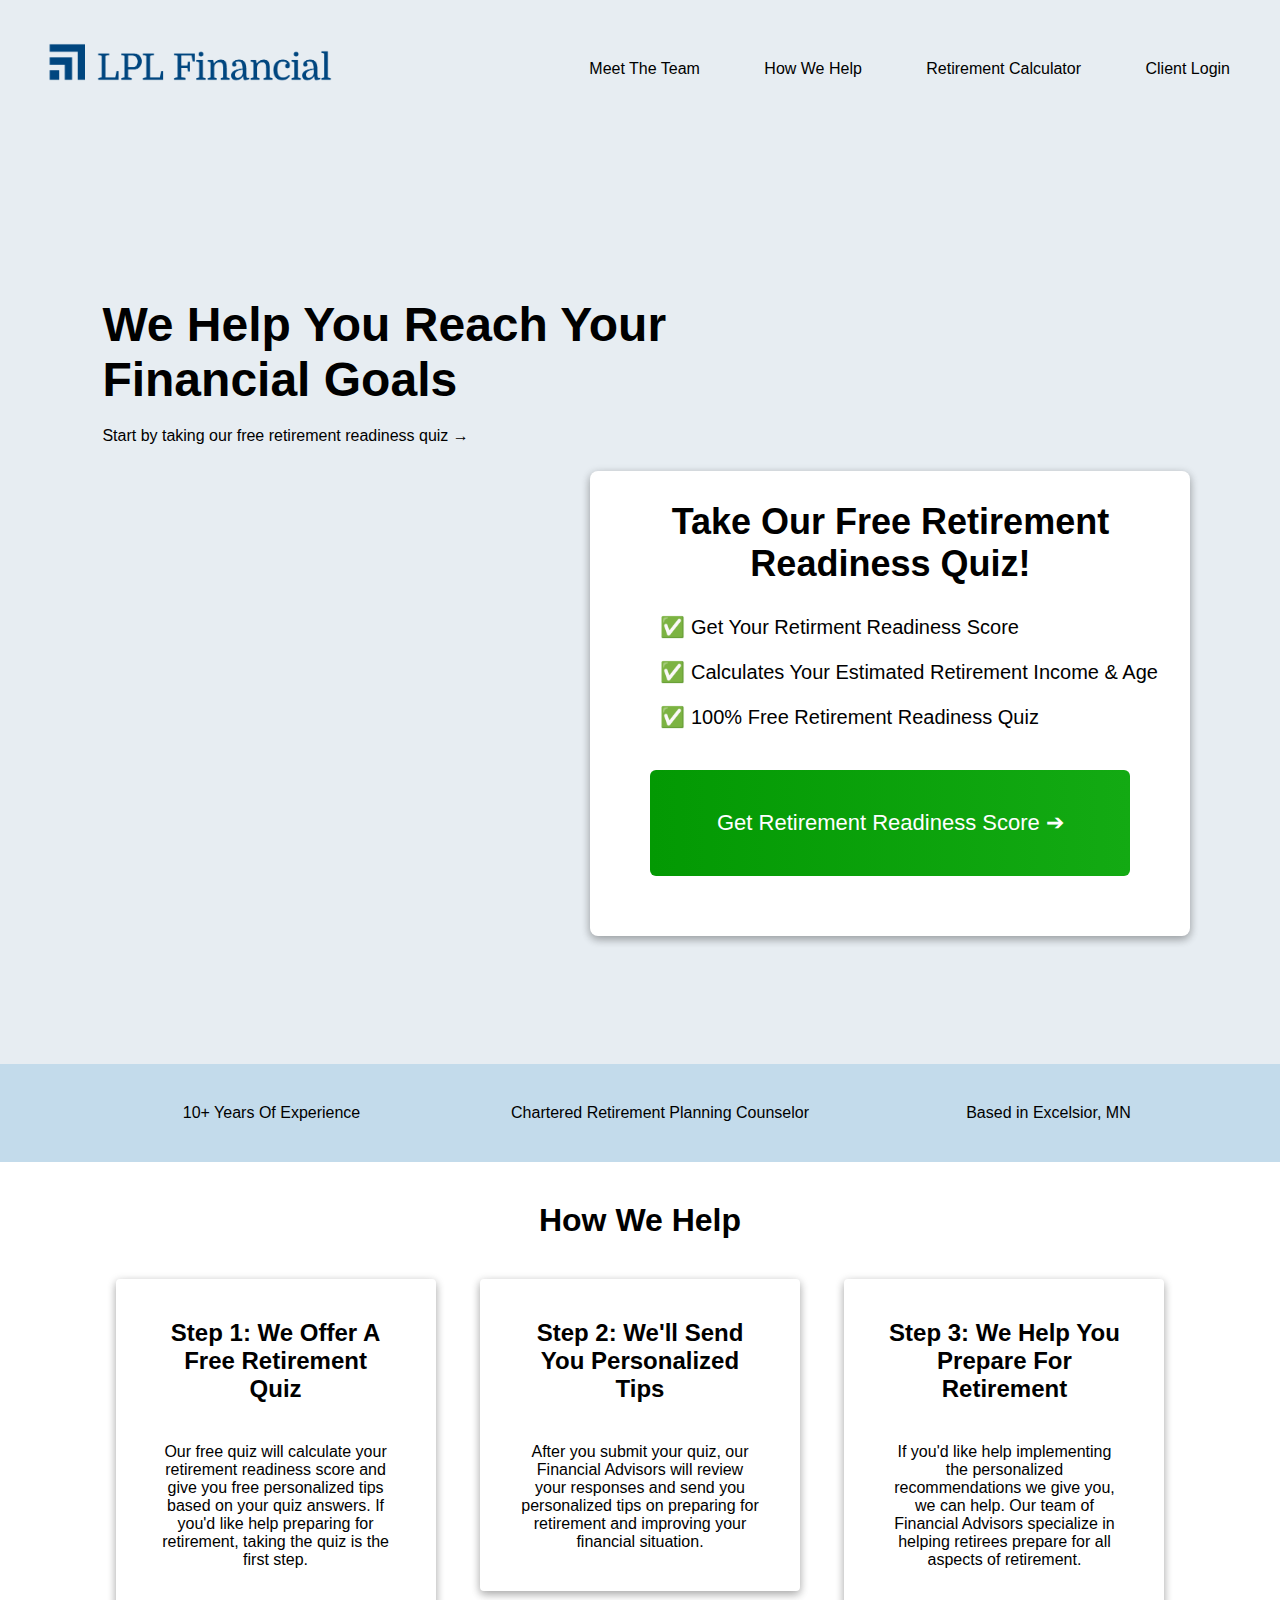
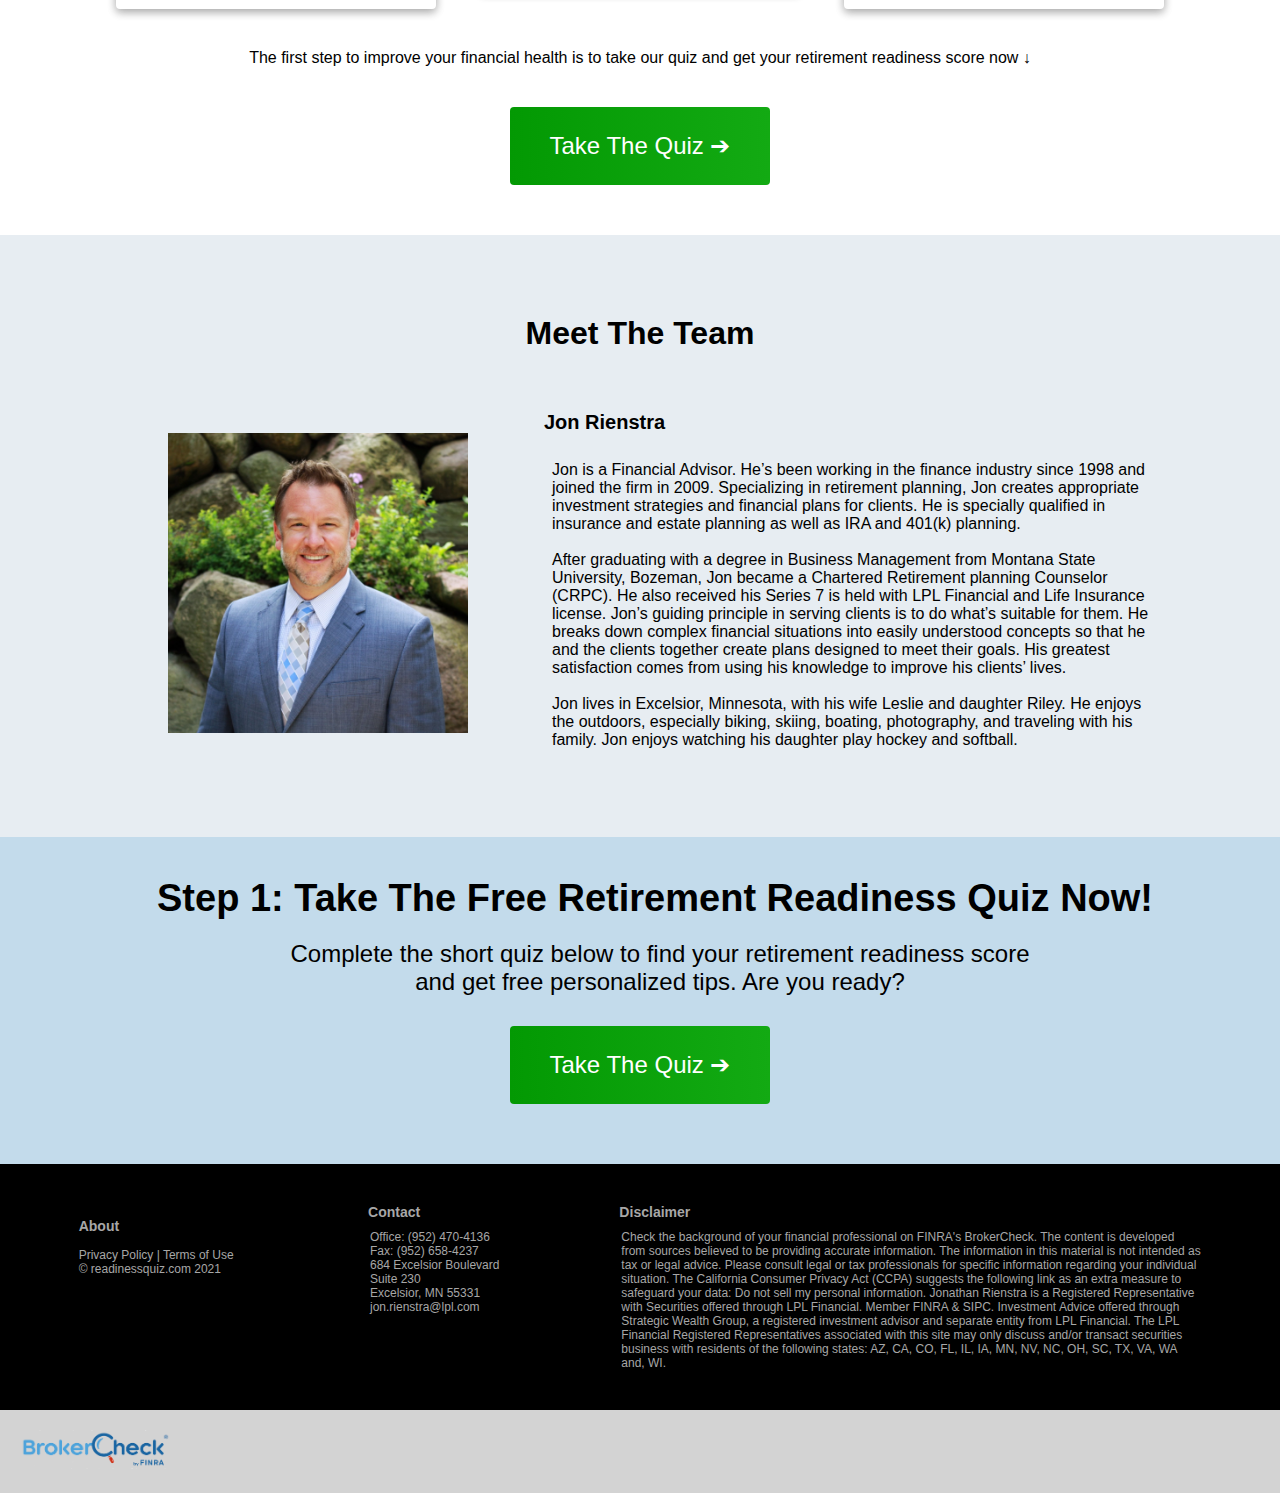
<file: index.html>
<!DOCTYPE html>
<html lang="en">
<head>
    <meta charset="UTF-8">
    <meta http-equiv="X-UA-Compatible" content="IE=edge">
    <meta name="viewport" content="width=device-width, initial-scale=1.0">
    <title>Retirement Readiness Quiz</title>
    <link href="style.css" rel="stylesheet">
</head>
<body id="start-page">

    <section id="image">

<!-- Header Section -->

    <header>
        <img src="./Images/LPL_logo_541_LARGE_New_Outlines.png">
        <nav style="float:right;">
            <a id="about" class="nav" href="#about-section">Meet The Team</a>
            <a id="services" class="nav" href="#how-we-help-section">How We Help</a>
            <a id="calculator" class="nav" href="./Quiz-Start-Page.html">Retirement Calculator</a>
            <a id="login" class="nav" href="">Client Login</a>
            <!-- <a id="button" href="Question-1.html"><button>Take Free Quiz</button></a> -->
        </nav>
    </header>

<!-- Quiz Section -->

    <div id="content">
        <div id="main-content1">
            <h2>We Help You Reach Your<br> Financial Goals</h2>
            <p>Start by taking our free retirement readiness quiz →</p>
        </div>
            <!-- <p id="start-words">Join 4,067+ others who have took our free retirement quiz below now </p> -->
            <!-- <p id="start-words">Complete the short quiz below to find your retirement readiness score <br>and get free personalized tips. Are you ready?</p> -->
        <div id="main-content2" style="float:right;">
            <h4>Take Our Free Retirement <br>Readiness Quiz!</h4>
            <ul id="list">
                <li class="list-item">   Get Your Retirment Readiness Score</li>
                <li class="list-item">   Calculates Your Estimated Retirement Income & Age</li>
                <li class="list-item">   100% Free Retirement Readiness Quiz</li>
            </ul>
            <a class="start-button-link" href="./Quiz-Start-Page.html"><button id="start-button">Get Retirement Readiness Score &#10132;</button></a>
        </div>
    </div>

</section>

<!-- Credibility Section (Look at the Advisor Funnels I built) -->

    <section id="credibility-section">
        <div class="credibility-box">
            <p class="credibilty-logos">10+ Years Of Experience</p>
        </div>
        <div class="credibility-box">
            <p class="credibilty-logos">Chartered Retirement Planning Counselor</p>
        </div>
        <div class="credibility-box">
            <p class="credibilty-logos">Based in Excelsior, MN</p>
        </div>
        <!-- <img class="credibilty-logos" src="./Images/CRPC-logo.jpg" style="width:150px">
        <img class="credibilty-logos" src="../Quiz Front-End/Images/LPL_logo_541_LARGE_New_Outlines.png" style="width:250px">
        <img class="credibilty-logos" src="Images/readinessquiz.com logo.png"> -->
    </section>

<!-- How We Help Section -->

    <section id="how-we-help-section">
        <h3>How We Help</h3>
        <div class="help-box">
            <h4>Step 1: We Offer A Free Retirement Quiz</h4>
            <p>Our free quiz will calculate your retirement readiness score and give you free personalized tips based on your quiz answers. If you'd like help preparing for retirement, taking the quiz is the first step.</p>
        </div>
        <div class="help-box">
            <h4>Step 2: We'll Send You Personalized Tips</h4>
            <p>After you submit your quiz, our Financial Advisors will review your responses and send you personalized tips on preparing for retirement and improving your financial situation.</p>
        </div>
        <div class="help-box">
            <h4>Step 3: We Help You Prepare For Retirement</h4>
            <p>If you'd like help implementing the personalized recommendations we give you, we can help. Our team of Financial Advisors specialize in helping retirees prepare for all aspects of retirement.</p>
        </div>
        <p id="help-quiz-p">The first step to improve your financial health is to take our quiz and get your retirement readiness score now ↓</p>
        <a class="start-button-link" href="./Quiz-Start-Page.html"><button id="help-quiz-btn">Take The Quiz &#10132;</button></a>
    </section>

<!-- About Section -->

    <section id="about-section">
        <h3>Meet The Team</h3>
        <div id="name-and-logo">
            <img src="./Images/Jon-Photo.jpg">
        </div>
        <div id="description-of-advisor" style="float: right;">
        <h4 id="name">Jon Rienstra</h4>
        <p>Jon is a Financial Advisor. He’s been working in the finance industry since 1998 and joined the firm in 2009. Specializing in retirement planning, Jon creates appropriate investment strategies and financial plans for clients. He is specially qualified in insurance and estate planning as well as IRA and 401(k) planning.<br><br>
            After graduating with a degree in Business Management from Montana State University, Bozeman, Jon became a Chartered Retirement planning Counselor (CRPC). He also received his Series 7 is held with LPL Financial and Life Insurance license. Jon’s guiding principle in serving clients is to do what’s suitable for them. He breaks down complex financial situations into easily understood concepts so that he and the clients together create plans designed to meet their goals. His greatest satisfaction comes from using his knowledge to improve his clients’ lives.<br><br>
            Jon lives in Excelsior, Minnesota, with his wife Leslie and daughter Riley. He enjoys the outdoors, especially biking, skiing, boating, photography, and traveling with his family. Jon enjoys watching his daughter play hockey and softball.<br><br></p>
        </div>
    </section>

<!-- Quiz Section 2 -->

    <section id="quiz-section">
        <h2 id="quiz-section2-header">Step 1: Take The Free Retirement Readiness Quiz Now!</h2>
        <p id="quiz-section2-text">Complete the short quiz below to find your retirement readiness score <br>and get free personalized tips. Are you ready?</p>
        <a id="quiz-button-final" class="start-button-link" href="./Quiz-Start-Page.html"><button id="quiz-button-btn">Take The Quiz &#10132;</button></a>
    </section>

<!-- Footer Section-->

    <footer id="start-footer">
        <section id="legal" class="footer-section">
            <h3>About</h3>
            <span>Privacy Policy | Terms of Use</span><br>
            <span>© readinessquiz.com 2021</span>
        </section>
        <section id="contact" class="footer-section">
            <h3 class="footer-header">Contact</h3>
            <p>Office: (952) 470-4136<br>
                Fax: (952) 658-4237<br>
                684 Excelsior Boulevard<br>
                Suite 230<br>
                Excelsior, MN 55331<br>
                jon.rienstra@lpl.com</p>
        </section>
        <section id="disclaimer" class="footer-section">
            <h3 class="footer-header">Disclaimer</h3>
            <p>Check the background of your financial professional on FINRA's BrokerCheck.
                The content is developed from sources believed to be providing accurate information. The information in this material is not intended as tax or legal advice. Please consult legal or tax professionals for specific information regarding your individual situation. The California Consumer Privacy Act (CCPA) suggests the following link as an extra measure to safeguard your data: Do not sell my personal information.
                Jonathan Rienstra is a Registered Representative with Securities offered through LPL Financial. Member FINRA & SIPC.
                Investment Advice offered through Strategic Wealth Group, a registered investment advisor and separate entity from LPL Financial.  The LPL Financial Registered Representatives associated with this site may only discuss and/or transact securities business with residents of the following states: AZ, CA, CO, FL, IL, IA, MN, NV, NC, OH, SC, TX, VA, WA and, WI.
                </p>
        </section>
    </footer>

<!-- BrokerCheck Section -->

    <section id="broker-check-section">
        <img id="broker-check" src="./Images/Broker-Check.png">
    </section>

</body>
</html>

<!-- Join 4,052+ Retirees who have found their retirement readiness score, estimated retirement date,
and estimated retirement income with this free quiz -->
</file>
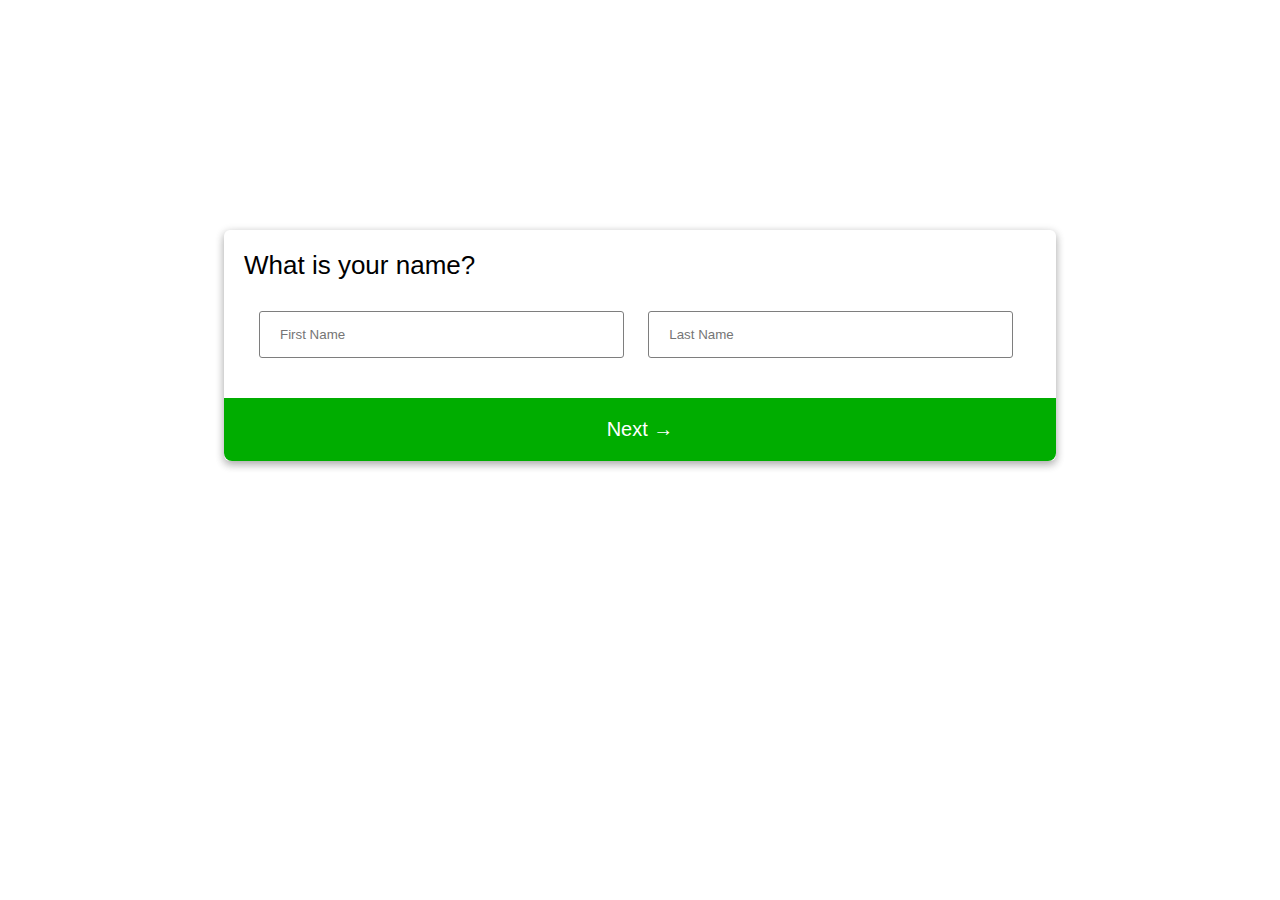
<file: Question-1.html>
<!DOCTYPE html>
<html lang="en">
<head>
    <meta charset="UTF-8">
    <meta http-equiv="X-UA-Compatible" content="IE=edge">
    <meta name="viewport" content="width=device-width, initial-scale=1.0">
    <title>Retirement Readiness Quiz</title>
    <link href="style.css" rel="stylesheet">
    <script src="../Thank You Page/custom.js"></script>
</head>
<body>

<!-- Quiz Section -->

    <form id="quiz-container" action="Question-2.html" autocomplete="on">
        <h1>What is your name?</h1>
        <div id="inputs-container">
            <input v-model="firstName" type="text" id="first-name" class="input-2" placeholder="First Name" required>
            <input v-model="lastName" type="text" id="last-name" class="input-2" placeholder="Last Name" required>
            <input type="submit" value="Next →" id="login-button" @click.prevent="getFormValues()">
        </div>
    </form>

<!-- Steps Section -->

<!-- Footer Section-->

</body>
</html>
</file>
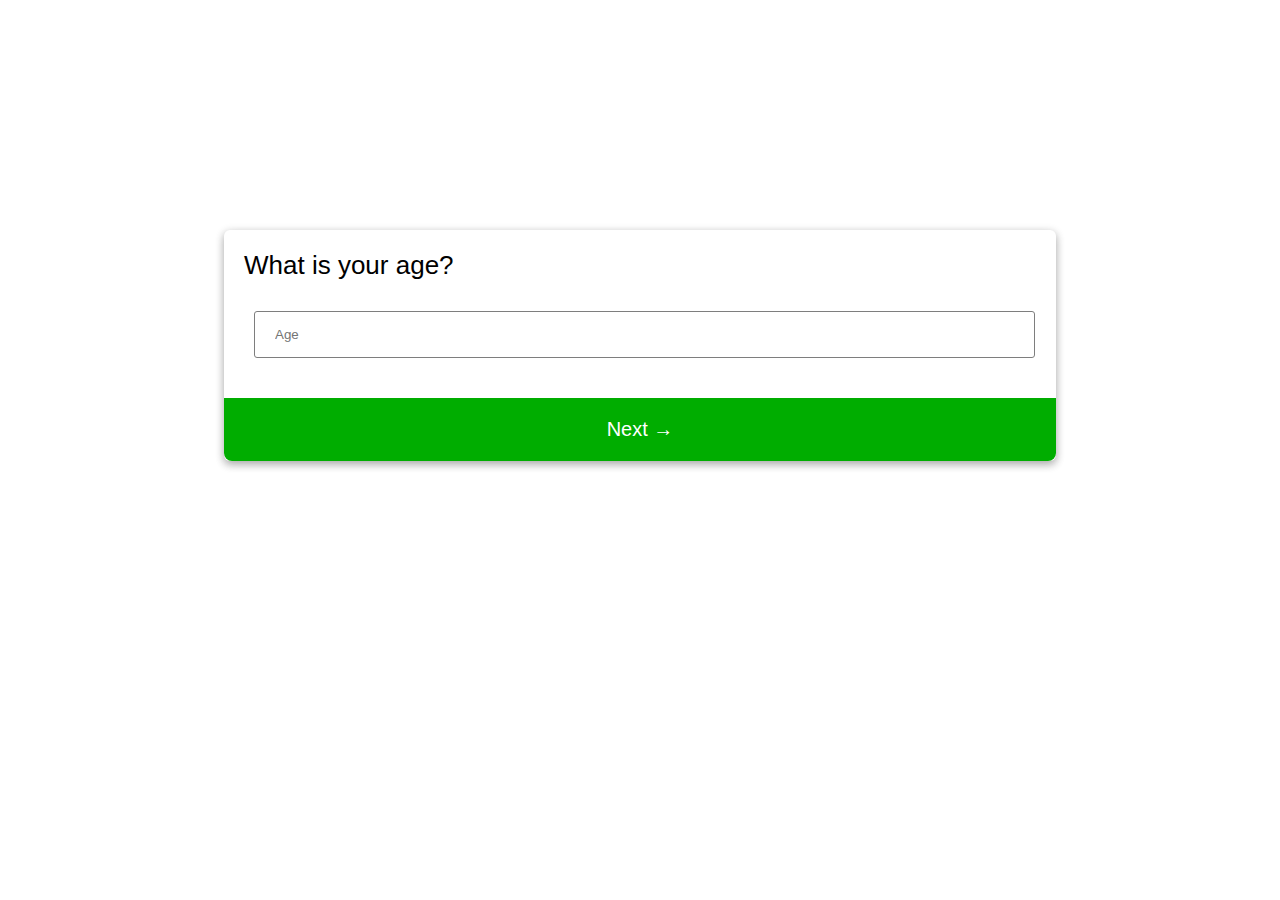
<file: Question-2.html>
<!DOCTYPE html>
<html lang="en">
<head>
    <meta charset="UTF-8">
    <meta http-equiv="X-UA-Compatible" content="IE=edge">
    <meta name="viewport" content="width=device-width, initial-scale=1.0">
    <title>Retirement Readiness Quiz</title>
    <link href="style.css" rel="stylesheet">
    <script src="../Thank You Page/custom.js"></script>
</head>
<body>

<!-- Quiz Section -->

    <form id="quiz-container" action="Question-3.html">
        <h1>What is your age?</h1>
        <div id="inputs-container">
            <input v-model.number="currentAge" id="age" class="input" placeholder="Age" type="number" required>
            <input type="submit" value="Next →" id="login-button" href="./Question-2.html" @click.prevent="getFormValues()">
        </div>
    </form>

<!-- Steps Section -->

<!-- Footer Section-->

</body>
</html>
</file>
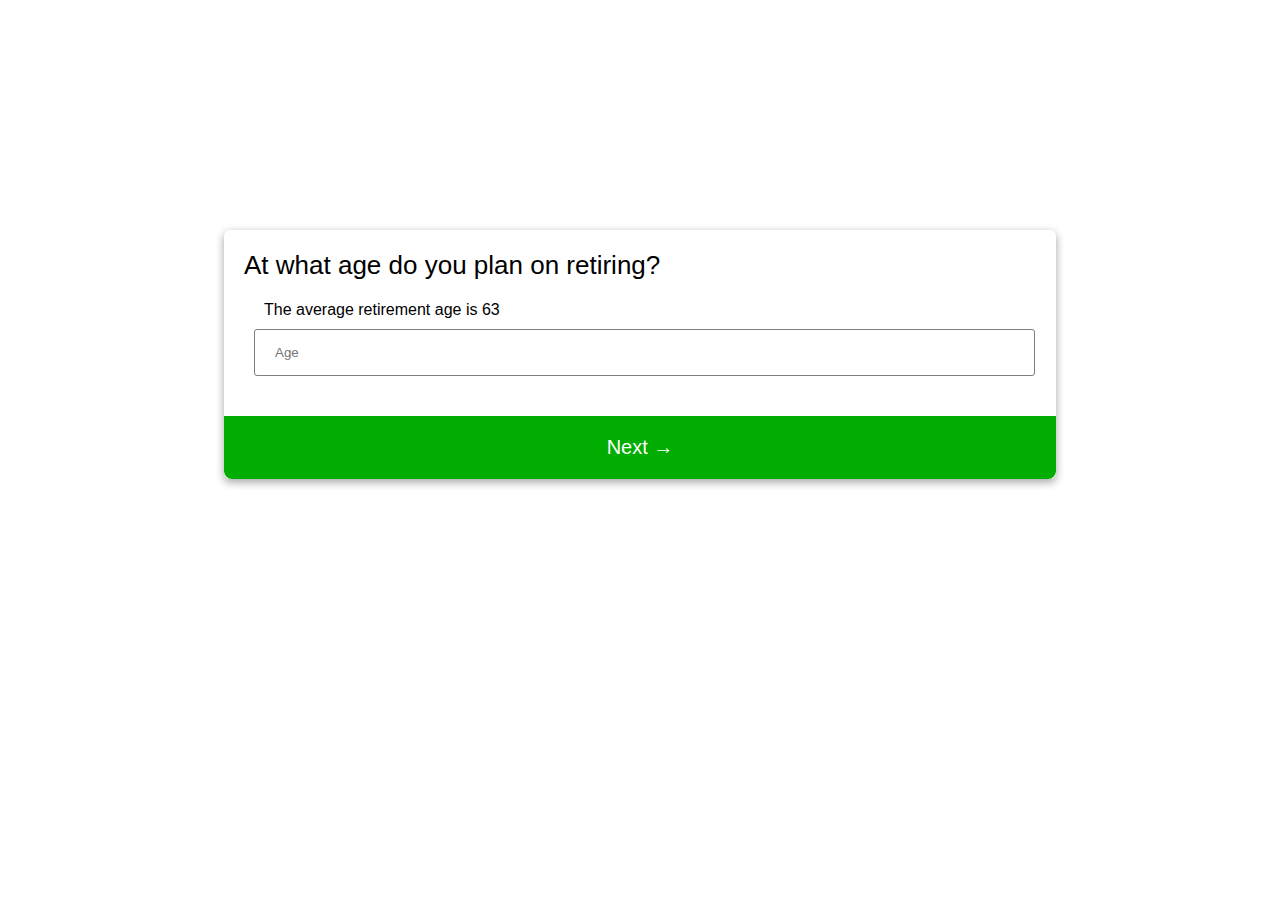
<file: Question-3.html>
<!DOCTYPE html>
<html lang="en">
<head>
    <meta charset="UTF-8">
    <meta http-equiv="X-UA-Compatible" content="IE=edge">
    <meta name="viewport" content="width=device-width, initial-scale=1.0">
    <title>Retirement Readiness Quiz</title>
    <link href="style.css" rel="stylesheet">
    <script src="../Thank You Page/custom.js"></script>
</head>
<body>

<!-- Quiz Section -->

    <form id="quiz-container" action="Question-4.html">
        <h1>At what age do you plan on retiring?</h1>
        <p>The average retirement age is 63</p>
        <div id="inputs-container">
            <input v-model.number="desiredRetirementAge" id="age" class="input" placeholder="Age" type="number" required>
            <input type="submit" value="Next →" id="login-button" href="./Question-2.html" @click.prevent="getFormValues()">
        </div>
    </form>

<!-- Steps Section -->

<!-- Footer Section-->

</body>
</html>
</file>
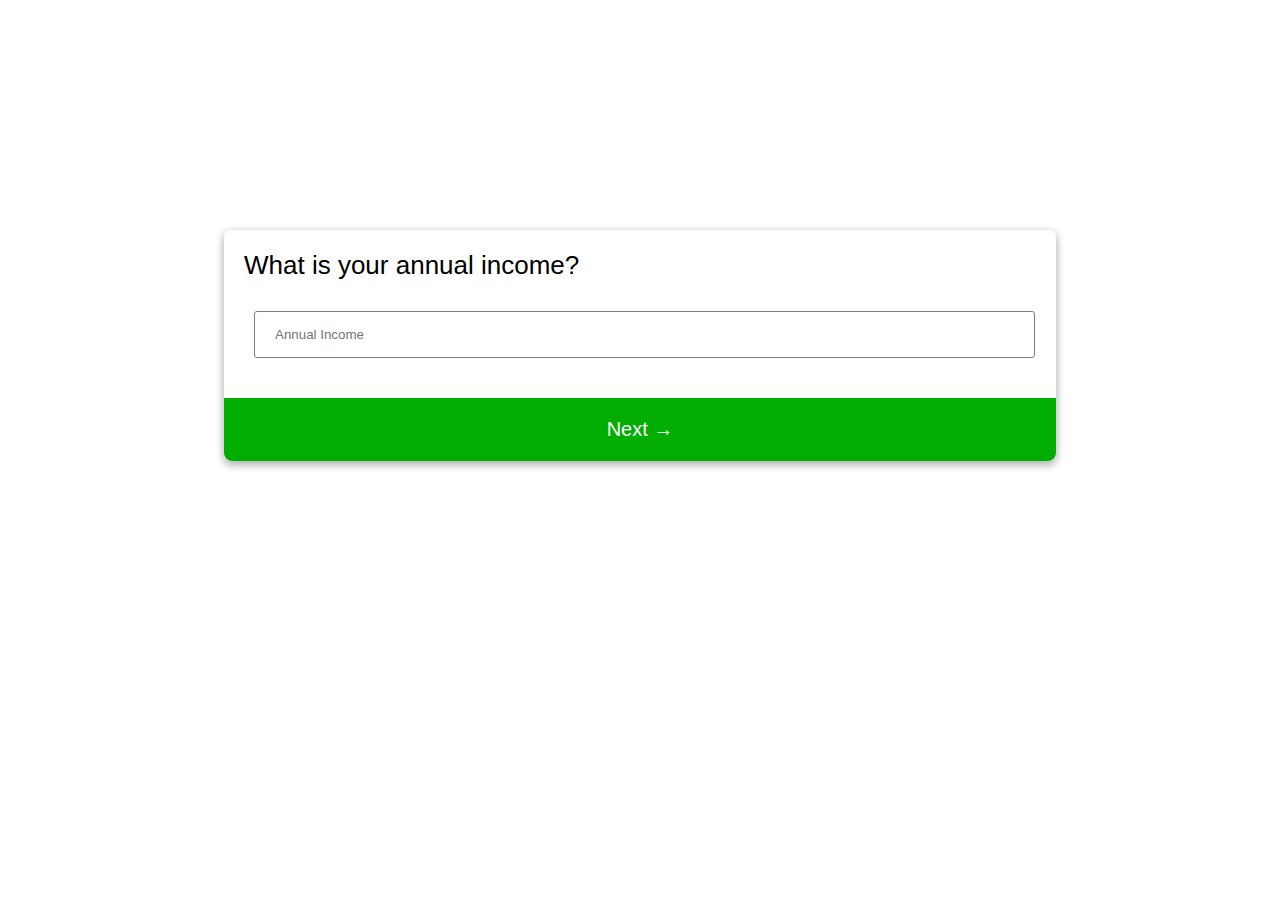
<file: Question-4.html>
<!DOCTYPE html>
<html lang="en">
<head>
    <meta charset="UTF-8">
    <meta http-equiv="X-UA-Compatible" content="IE=edge">
    <meta name="viewport" content="width=device-width, initial-scale=1.0">
    <title>Retirement Readiness Quiz</title>
    <link href="style.css" rel="stylesheet">
    <script src="../Thank You Page/custom.js"></script>
</head>
<body>

<!-- Quiz Section -->

    <form id="quiz-container" action="Question-5.html">
        <h1>What is your annual income?</h1>
        <div id="inputs-container">
            <input v-model.number="annualIncome" id="age" class="input" type="number" placeholder="Annual Income" required>
            <input type="submit" value="Next →" id="login-button" href="./Question-2.html" @click.prevent="getFormValues()">
        </div>
    </form>

<!-- Steps Section -->

<!-- Footer Section-->

</body>
</html>
</file>
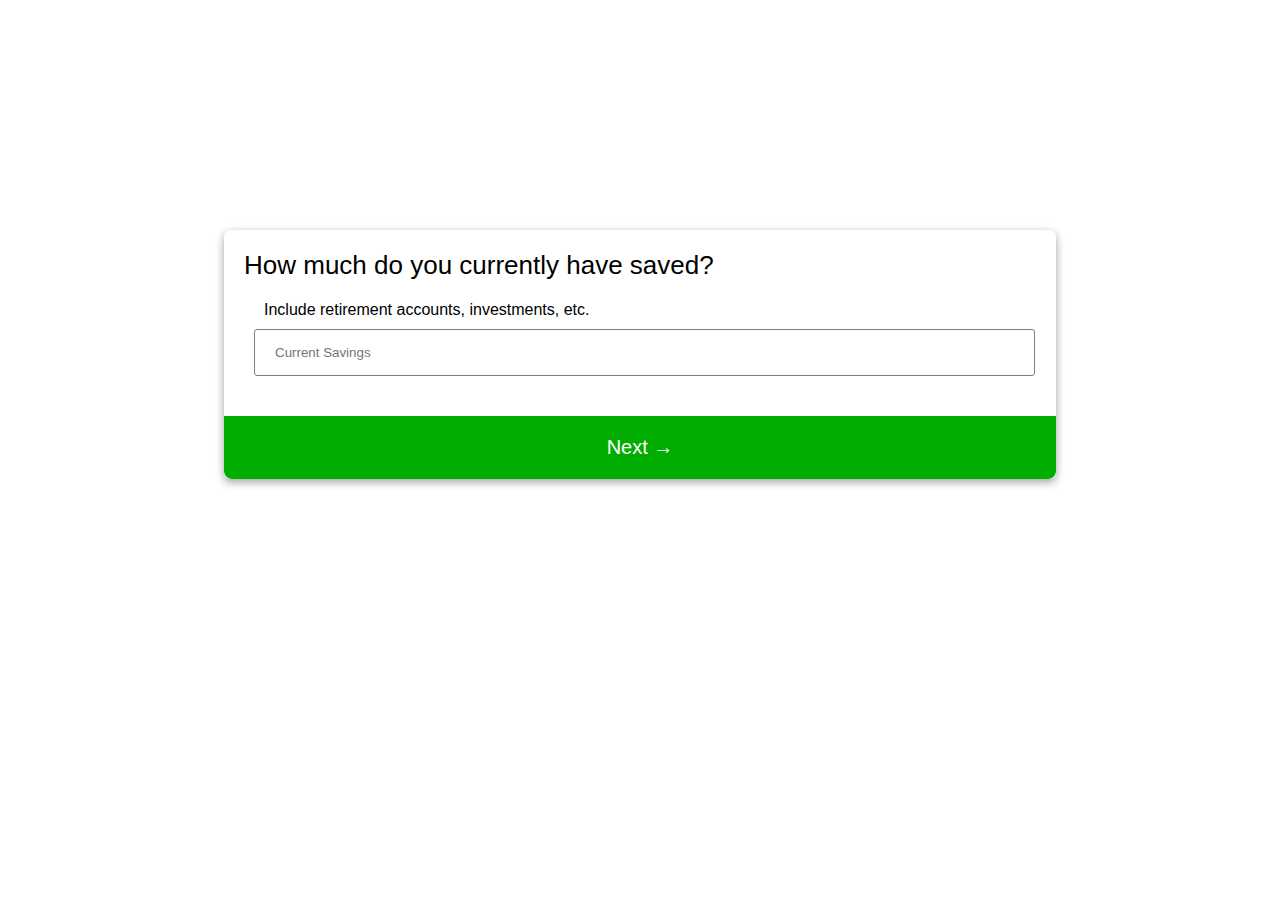
<file: Question-5.html>
<!DOCTYPE html>
<html lang="en">
<head>
    <meta charset="UTF-8">
    <meta http-equiv="X-UA-Compatible" content="IE=edge">
    <meta name="viewport" content="width=device-width, initial-scale=1.0">
    <title>Retirement Readiness Quiz</title>
    <link href="style.css" rel="stylesheet">
    <script src="../Thank You Page/custom.js"></script>
</head>
<body>

<!-- Quiz Section -->

    <form id="quiz-container" action="Question-6.html">
        <h1>How much do you currently have saved?</h1>
        <p>Include retirement accounts, investments, etc.</p>
        <div id="inputs-container">
            <input v-model.number="currentSavings" id="age" class="input" type="number" placeholder="Current Savings" required>
            <input type="submit" value="Next →" id="login-button" href="./Question-2.html" @click.prevent="getFormValues()">
        </div>
    </form>

<!-- Steps Section -->

<!-- Footer Section-->

</body>
</html>
</file>
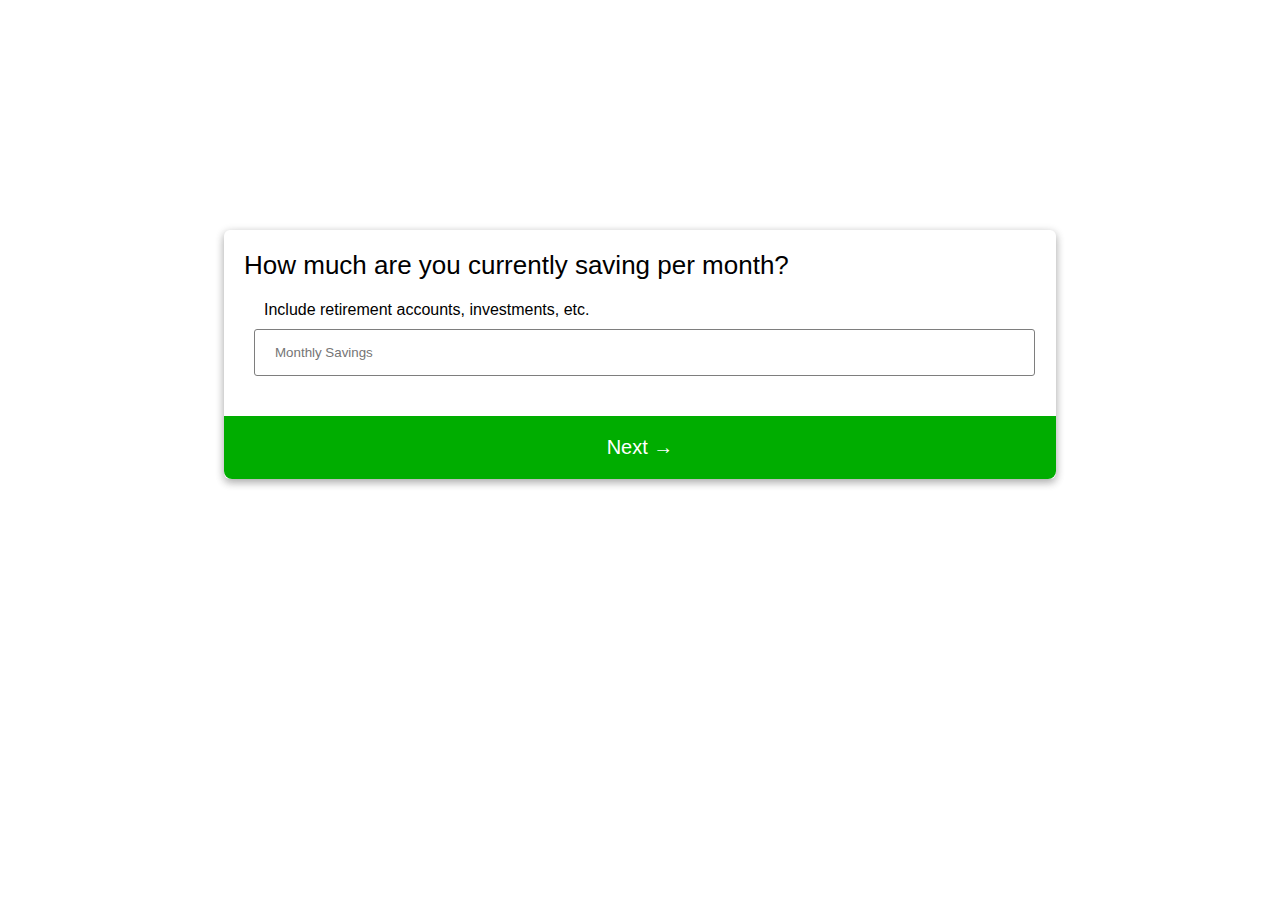
<file: Question-6.html>
<!DOCTYPE html>
<html lang="en">
<head>
    <meta charset="UTF-8">
    <meta http-equiv="X-UA-Compatible" content="IE=edge">
    <meta name="viewport" content="width=device-width, initial-scale=1.0">
    <title>Retirement Readiness Quiz</title>
    <link href="style.css" rel="stylesheet">
    <script src="../Thank You Page/custom.js"></script>
</head>
<body>

<!-- Quiz Section -->

    <form id="quiz-container" action="Question-7.html">
        <h1>How much are you currently saving per month?</h1>
        <p>Include retirement accounts, investments, etc.</p>
        <div id="inputs-container">
            <input v-model.number="monthlySavings" id="age" class="input" type="number" placeholder="Monthly Savings" required>
            <input type="submit" value="Next →" id="login-button" href="./Question-2.html" @click.prevent="getFormValues()">
        </div>
    </form>

<!-- Steps Section -->

<!-- Footer Section-->

</body>
</html>
</file>
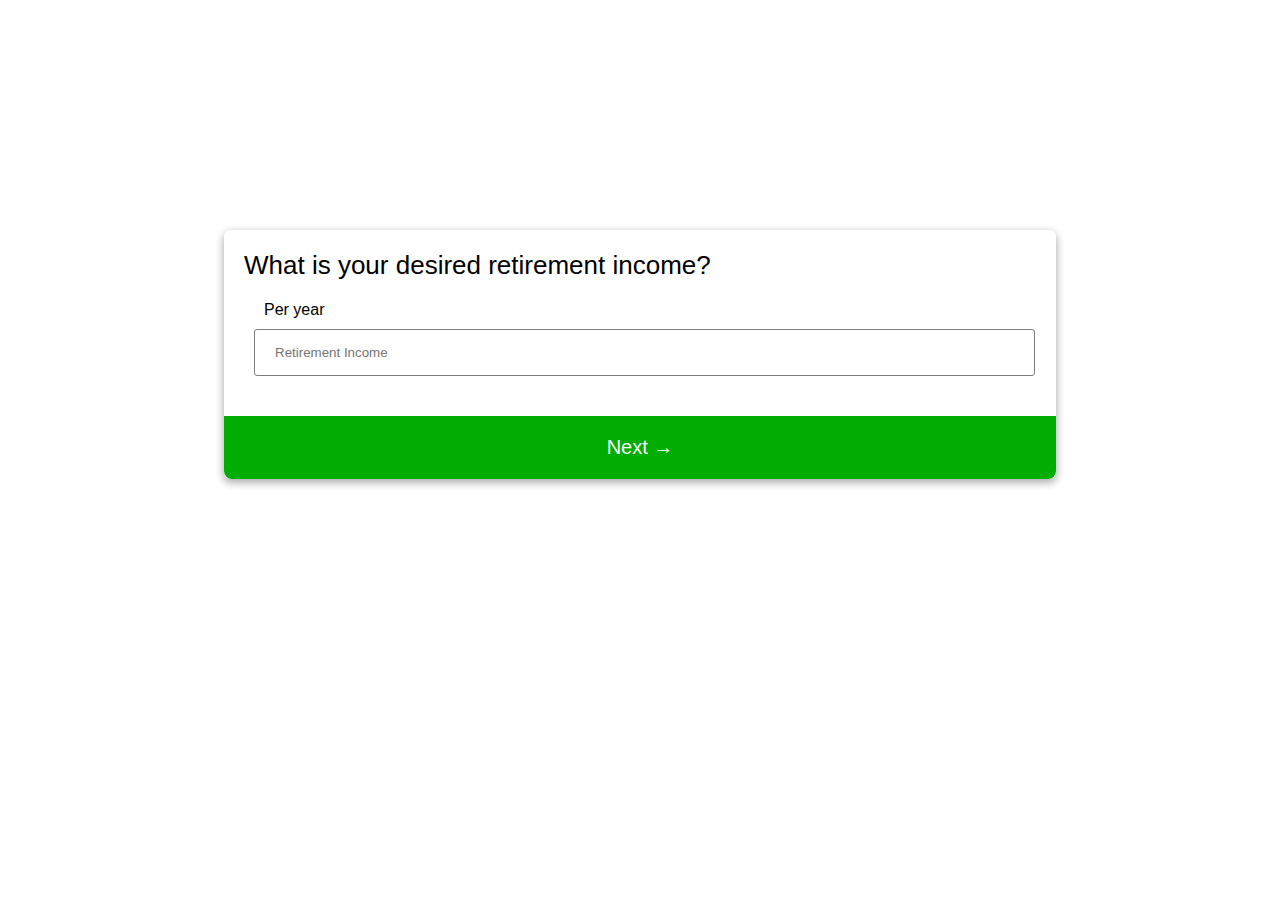
<file: Question-7.html>
<!DOCTYPE html>
<html lang="en">
<head>
    <meta charset="UTF-8">
    <meta http-equiv="X-UA-Compatible" content="IE=edge">
    <meta name="viewport" content="width=device-width, initial-scale=1.0">
    <title>Retirement Readiness Quiz</title>
    <link href="style.css" rel="stylesheet">
    <script src="../Thank You Page/custom.js"></script>
</head>
<body>

<!-- Quiz Section -->

    <form id="quiz-container" action="Question-8.html">
        <h1>What is your desired retirement income?</h1>
        <p>Per year</p>
        <div id="inputs-container">
            <input v-model.number="desiredRetirementIncome" id="age" class="input" type="number" placeholder="Retirement Income" required>
            <input type="submit" value="Next →" id="login-button" href="./Question-2.html" @click.prevent="getFormValues()">
        </div>
    </form>

<!-- Steps Section -->

<!-- Footer Section-->

</body>
</html>
</file>
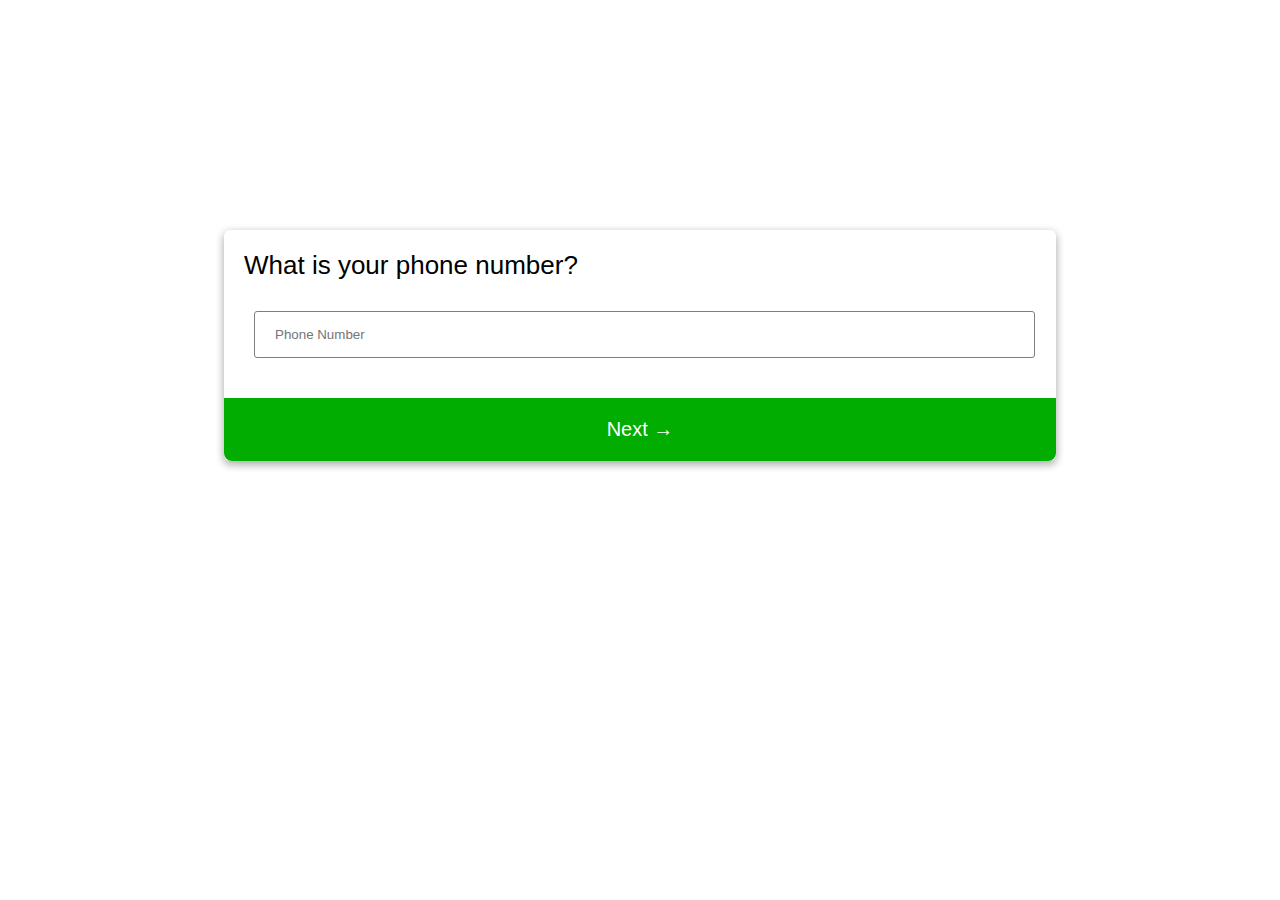
<file: Question-8.html>
<!DOCTYPE html>
<html lang="en">
<head>
    <meta charset="UTF-8">
    <meta http-equiv="X-UA-Compatible" content="IE=edge">
    <meta name="viewport" content="width=device-width, initial-scale=1.0">
    <title>Retirement Readiness Quiz</title>
    <link href="style.css" rel="stylesheet">
    <script src="../Thank You Page/custom.js"></script>
</head>
<body>

<!-- Quiz Section -->

    <form id="quiz-container" action="Question-9.html">
        <h1>What is your phone number?</h1>
        <div id="inputs-container">
            <input v-model.number="phoneNumber" id="age" class="input" type="tel" placeholder="Phone Number" required>
            <input type="submit" value="Next →" id="login-button" href="./Question-2.html" @click.prevent="getFormValues()">
        </div>
    </form>

<!-- Steps Section -->

<!-- Footer Section-->

</body>
</html>
</file>
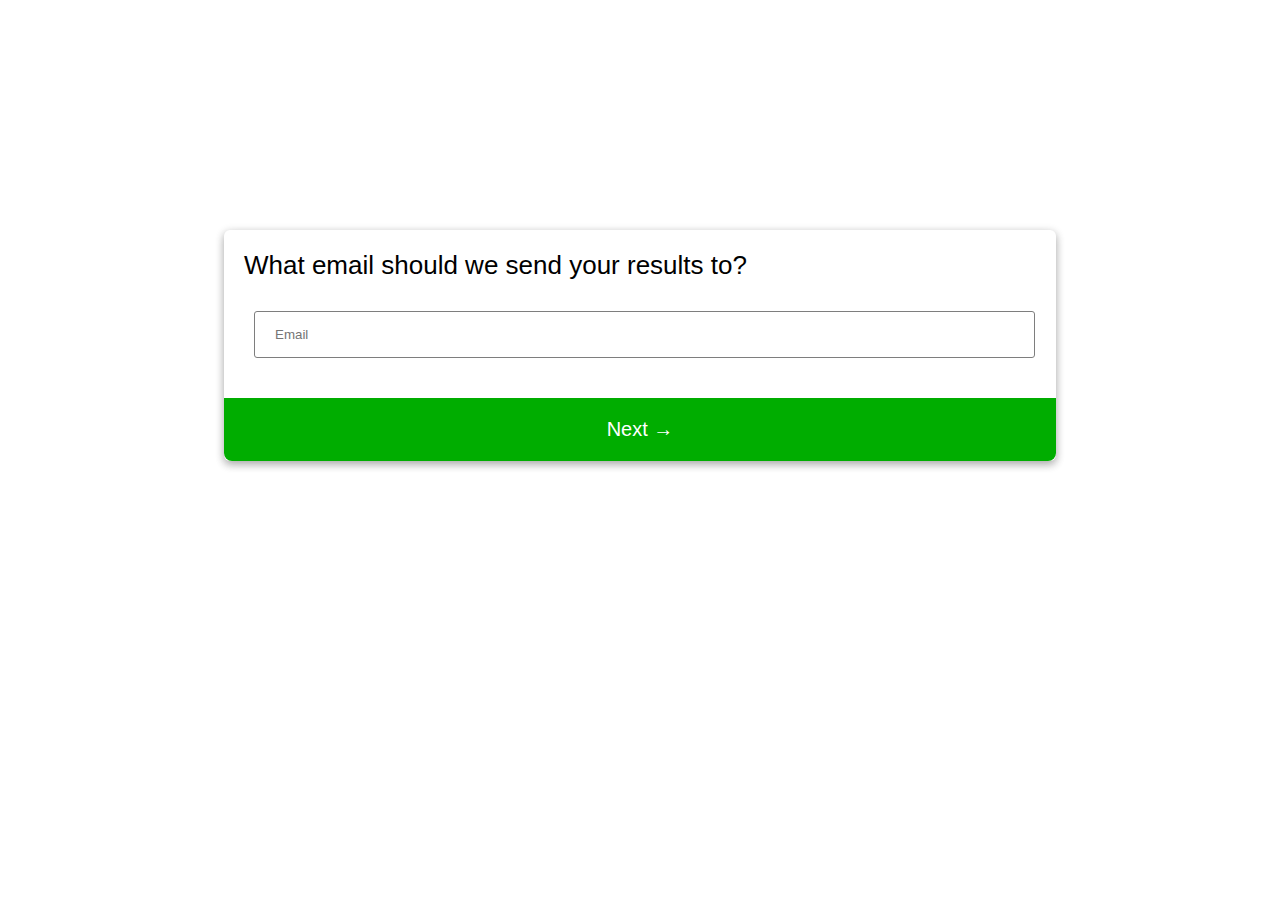
<file: Question-9.html>
<!DOCTYPE html>
<html lang="en">
<head>
    <meta charset="UTF-8">
    <meta http-equiv="X-UA-Compatible" content="IE=edge">
    <meta name="viewport" content="width=device-width, initial-scale=1.0">
    <title>Retirement Readiness Quiz</title>
    <link href="style.css" rel="stylesheet">
    <script src="../Thank You Page/custom.js"></script>
</head>
<body>

<!-- Quiz Section -->

    <form id="quiz-container" action="./Thank You Page/Thank-you.html" autocomplete="on">
        <h1>What email should we send your results to?</h1>
        <div id="inputs-container">
            <input v-model="email" d="age" type="email" class="input" placeholder="Email" required>
            <input type="submit" value="Next →" id="login-button" @click.prevent="getFormValues()">
        </div>
    </form>

<!-- Steps Section -->

<!-- Footer Section-->

</body>
</html>
</file>
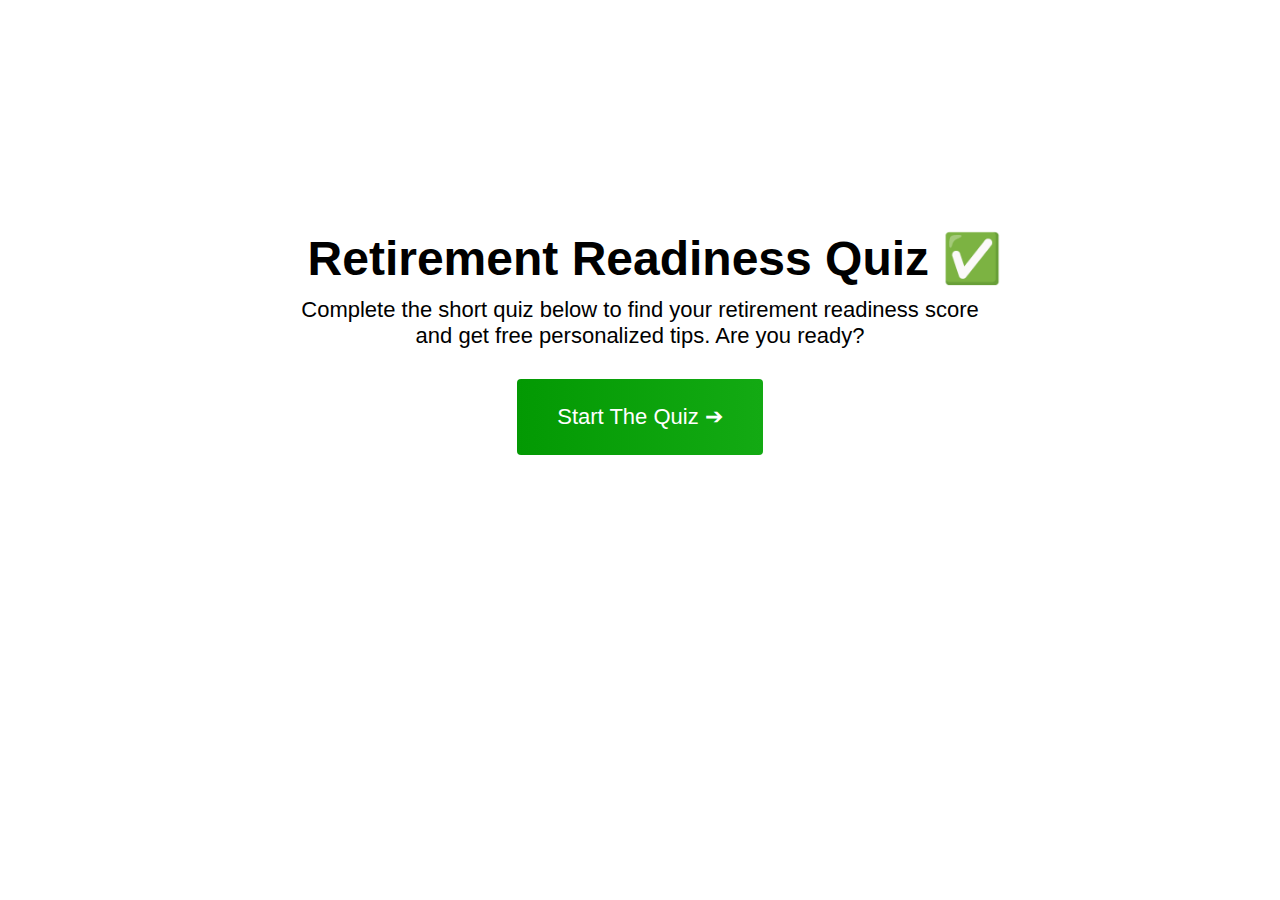
<file: Quiz-Start-Page.html>
<!DOCTYPE html>
<html lang="en">
<head>
    <meta charset="UTF-8">
    <meta http-equiv="X-UA-Compatible" content="IE=edge">
    <meta name="viewport" content="width=device-width, initial-scale=1.0">
    <title>Retirment Readiness Quiz</title>
    <link href="style.css" rel="stylesheet">
</head>
<body>

    <section id="quiz-start-main">
        <h2>Retirement Readiness Quiz ✅</h2>
        <p>Complete the short quiz below to find your retirement readiness score <br>and get free personalized tips. Are you ready?</p>
        <a href="./Question-1.html"><button>Start The Quiz &#10132;</button></a>
    </section>
    
</body>
</html>
</file>
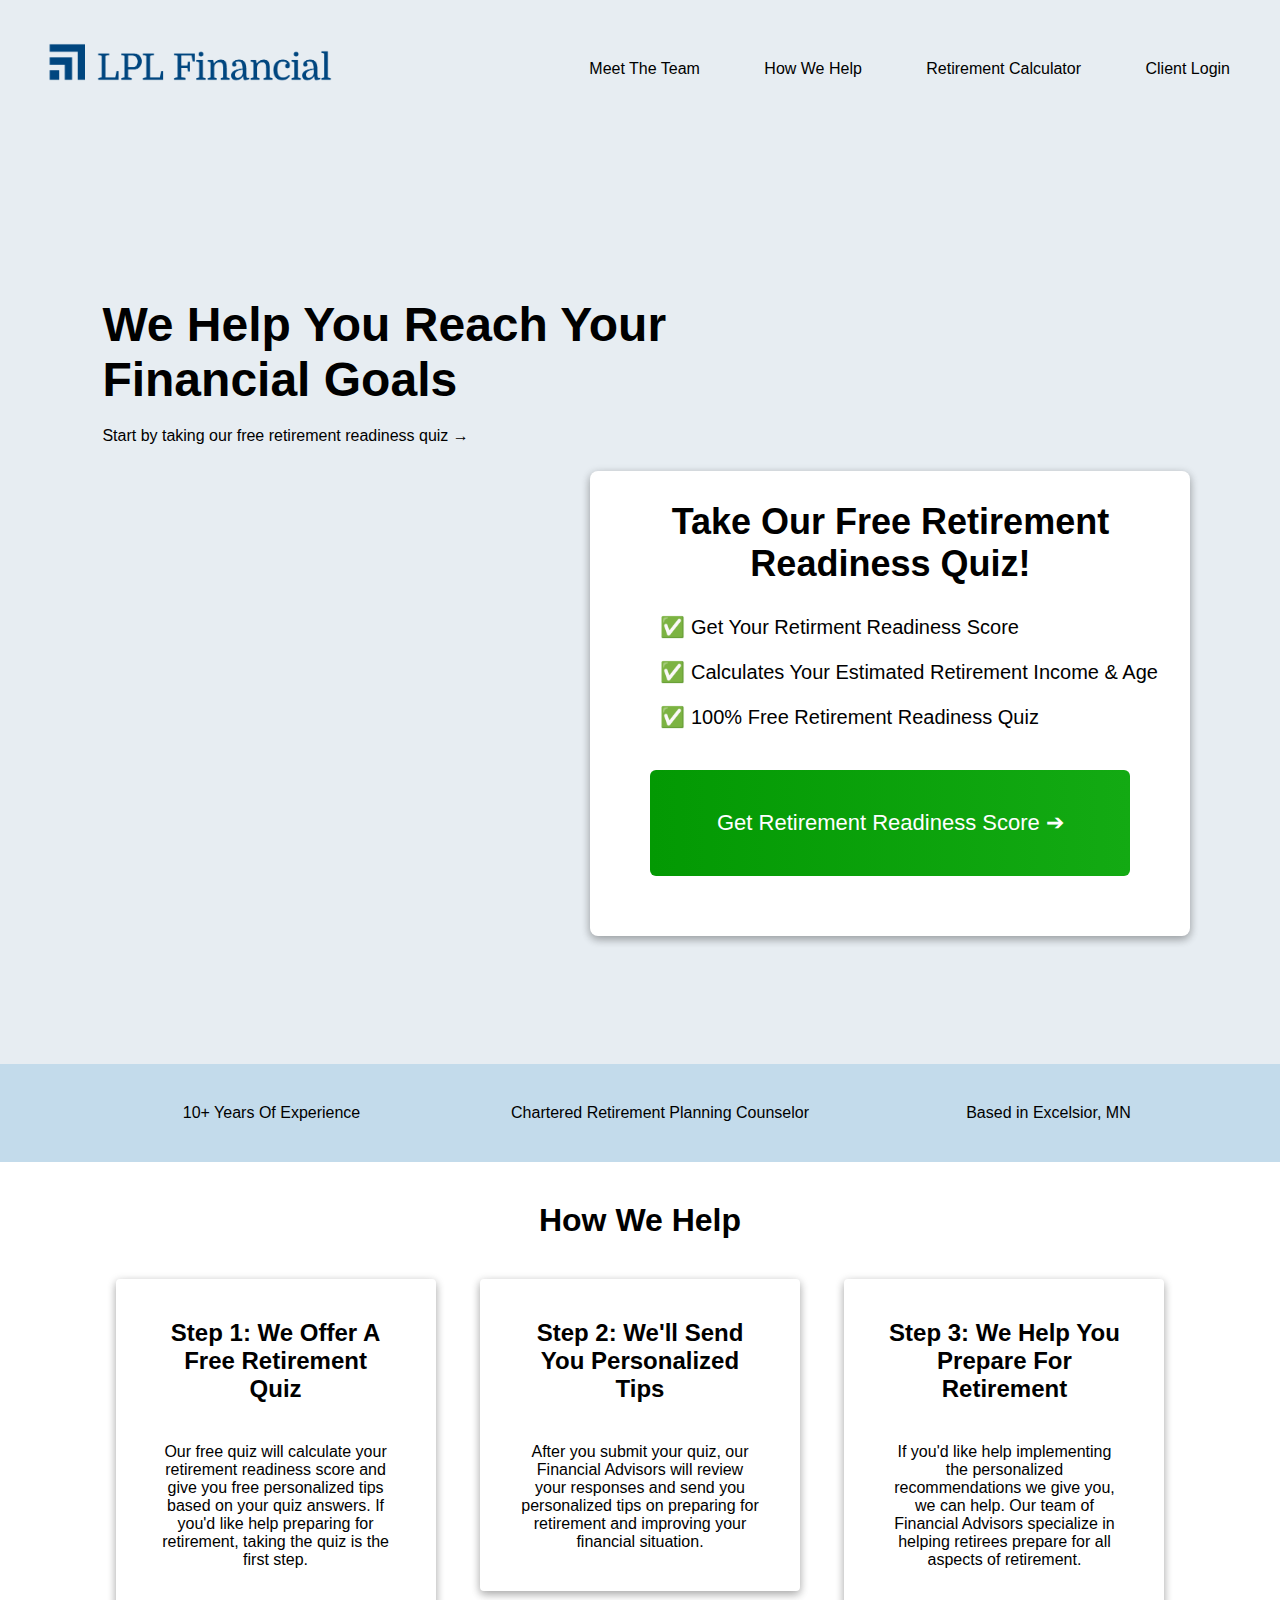
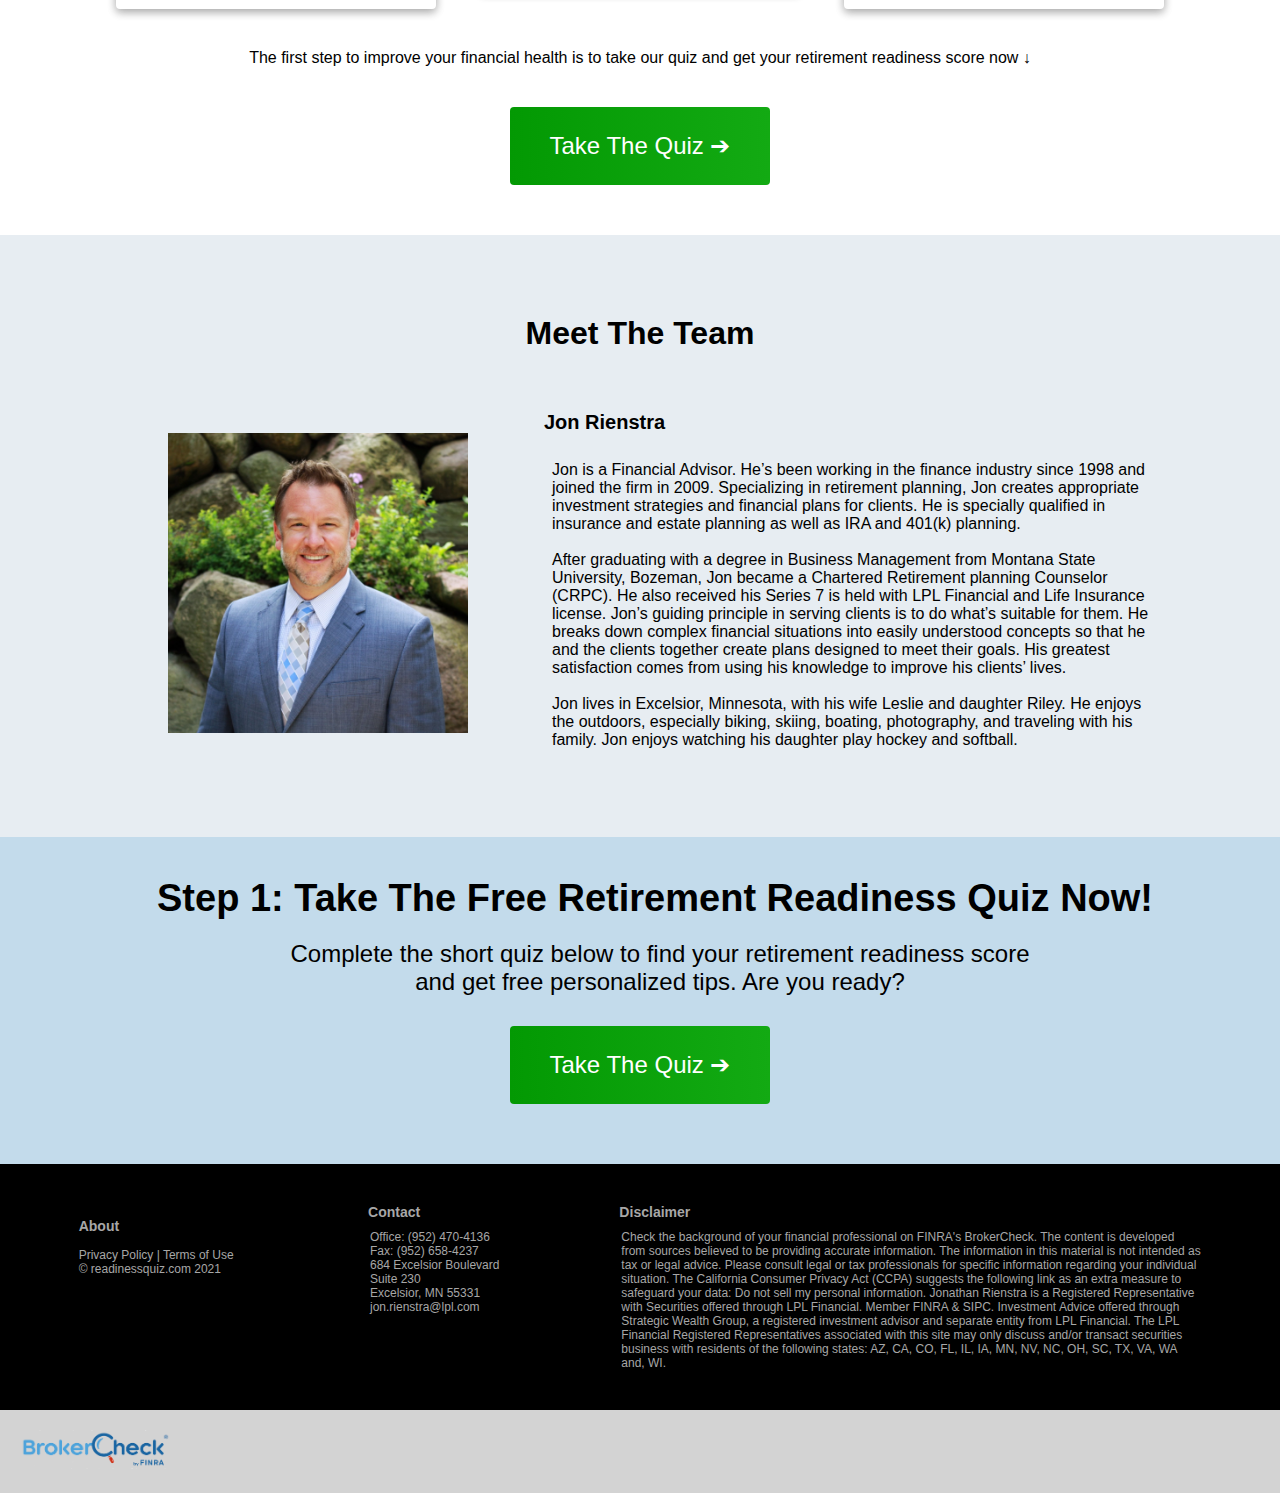
<file: Start-Page.html>
<!DOCTYPE html>
<html lang="en">
<head>
    <meta charset="UTF-8">
    <meta http-equiv="X-UA-Compatible" content="IE=edge">
    <meta name="viewport" content="width=device-width, initial-scale=1.0">
    <title>Retirement Readiness Quiz</title>
    <link href="style.css" rel="stylesheet">
</head>
<body id="start-page">

    <section id="image">

<!-- Header Section -->

    <header>
        <img src="./Images/LPL_logo_541_LARGE_New_Outlines.png">
        <nav style="float:right;">
            <a id="about" class="nav" href="#about-section">Meet The Team</a>
            <a id="services" class="nav" href="#how-we-help-section">How We Help</a>
            <a id="calculator" class="nav" href="./Quiz-Start-Page.html">Retirement Calculator</a>
            <a id="login" class="nav" href="">Client Login</a>
            <!-- <a id="button" href="Question-1.html"><button>Take Free Quiz</button></a> -->
        </nav>
    </header>

<!-- Quiz Section -->

    <div id="content">
        <div id="main-content1">
            <h2>We Help You Reach Your<br> Financial Goals</h2>
            <p>Start by taking our free retirement readiness quiz →</p>
        </div>
            <!-- <p id="start-words">Join 4,067+ others who have took our free retirement quiz below now </p> -->
            <!-- <p id="start-words">Complete the short quiz below to find your retirement readiness score <br>and get free personalized tips. Are you ready?</p> -->
        <div id="main-content2" style="float:right;">
            <h4>Take Our Free Retirement <br>Readiness Quiz!</h4>
            <ul id="list">
                <li class="list-item">   Get Your Retirment Readiness Score</li>
                <li class="list-item">   Calculates Your Estimated Retirement Income & Age</li>
                <li class="list-item">   100% Free Retirement Readiness Quiz</li>
            </ul>
            <a class="start-button-link" href="./Quiz-Start-Page.html"><button id="start-button">Get Retirement Readiness Score &#10132;</button></a>
        </div>
    </div>

</section>

<!-- Credibility Section (Look at the Advisor Funnels I built) -->

    <section id="credibility-section">
        <div class="credibility-box">
            <p class="credibilty-logos">10+ Years Of Experience</p>
        </div>
        <div class="credibility-box">
            <p class="credibilty-logos">Chartered Retirement Planning Counselor</p>
        </div>
        <div class="credibility-box">
            <p class="credibilty-logos">Based in Excelsior, MN</p>
        </div>
        <!-- <img class="credibilty-logos" src="./Images/CRPC-logo.jpg" style="width:150px">
        <img class="credibilty-logos" src="../Quiz Front-End/Images/LPL_logo_541_LARGE_New_Outlines.png" style="width:250px">
        <img class="credibilty-logos" src="Images/readinessquiz.com logo.png"> -->
    </section>

<!-- How We Help Section -->

    <section id="how-we-help-section">
        <h3>How We Help</h3>
        <div class="help-box">
            <h4>Step 1: We Offer A Free Retirement Quiz</h4>
            <p>Our free quiz will calculate your retirement readiness score and give you free personalized tips based on your quiz answers. If you'd like help preparing for retirement, taking the quiz is the first step.</p>
        </div>
        <div class="help-box">
            <h4>Step 2: We'll Send You Personalized Tips</h4>
            <p>After you submit your quiz, our Financial Advisors will review your responses and send you personalized tips on preparing for retirement and improving your financial situation.</p>
        </div>
        <div class="help-box">
            <h4>Step 3: We Help You Prepare For Retirement</h4>
            <p>If you'd like help implementing the personalized recommendations we give you, we can help. Our team of Financial Advisors specialize in helping retirees prepare for all aspects of retirement.</p>
        </div>
        <p id="help-quiz-p">The first step to improve your financial health is to take our quiz and get your retirement readiness score now ↓</p>
        <a class="start-button-link" href="./Quiz-Start-Page.html"><button id="help-quiz-btn">Take The Quiz &#10132;</button></a>
    </section>

<!-- About Section -->

    <section id="about-section">
        <h3>Meet The Team</h3>
        <div id="name-and-logo">
            <img src="./Images/Jon-Photo.jpg">
        </div>
        <div id="description-of-advisor" style="float: right;">
        <h4 id="name">Jon Rienstra</h4>
        <p>Jon is a Financial Advisor. He’s been working in the finance industry since 1998 and joined the firm in 2009. Specializing in retirement planning, Jon creates appropriate investment strategies and financial plans for clients. He is specially qualified in insurance and estate planning as well as IRA and 401(k) planning.<br><br>
            After graduating with a degree in Business Management from Montana State University, Bozeman, Jon became a Chartered Retirement planning Counselor (CRPC). He also received his Series 7 is held with LPL Financial and Life Insurance license. Jon’s guiding principle in serving clients is to do what’s suitable for them. He breaks down complex financial situations into easily understood concepts so that he and the clients together create plans designed to meet their goals. His greatest satisfaction comes from using his knowledge to improve his clients’ lives.<br><br>
            Jon lives in Excelsior, Minnesota, with his wife Leslie and daughter Riley. He enjoys the outdoors, especially biking, skiing, boating, photography, and traveling with his family. Jon enjoys watching his daughter play hockey and softball.<br><br></p>
        </div>
    </section>

<!-- Quiz Section 2 -->

    <section id="quiz-section">
        <h2 id="quiz-section2-header">Step 1: Take The Free Retirement Readiness Quiz Now!</h2>
        <p id="quiz-section2-text">Complete the short quiz below to find your retirement readiness score <br>and get free personalized tips. Are you ready?</p>
        <a id="quiz-button-final" class="start-button-link" href="./Quiz-Start-Page.html"><button id="quiz-button-btn">Take The Quiz &#10132;</button></a>
    </section>

<!-- Footer Section-->

    <footer id="start-footer">
        <section id="legal" class="footer-section">
            <h3>About</h3>
            <span>Privacy Policy | Terms of Use</span><br>
            <span>© readinessquiz.com 2021</span>
        </section>
        <section id="contact" class="footer-section">
            <h3 class="footer-header">Contact</h3>
            <p>Office: (952) 470-4136<br>
                Fax: (952) 658-4237<br>
                684 Excelsior Boulevard<br>
                Suite 230<br>
                Excelsior, MN 55331<br>
                jon.rienstra@lpl.com</p>
        </section>
        <section id="disclaimer" class="footer-section">
            <h3 class="footer-header">Disclaimer</h3>
            <p>Check the background of your financial professional on FINRA's BrokerCheck.
                The content is developed from sources believed to be providing accurate information. The information in this material is not intended as tax or legal advice. Please consult legal or tax professionals for specific information regarding your individual situation. The California Consumer Privacy Act (CCPA) suggests the following link as an extra measure to safeguard your data: Do not sell my personal information.
                Jonathan Rienstra is a Registered Representative with Securities offered through LPL Financial. Member FINRA & SIPC.
                Investment Advice offered through Strategic Wealth Group, a registered investment advisor and separate entity from LPL Financial.  The LPL Financial Registered Representatives associated with this site may only discuss and/or transact securities business with residents of the following states: AZ, CA, CO, FL, IL, IA, MN, NV, NC, OH, SC, TX, VA, WA and, WI.
                </p>
        </section>
    </footer>

<!-- BrokerCheck Section -->

    <section id="broker-check-section">
        <img id="broker-check" src="./Images/Broker-Check.png">
    </section>

</body>
</html>

<!-- Join 4,052+ Retirees who have found their retirement readiness score, estimated retirement date,
and estimated retirement income with this free quiz -->
</file>
<file: style.css>
/* Universal Styles */

html {
    font-family: -apple-system, BlinkMacSystemFont, 'Segoe UI', Roboto, Oxygen, Ubuntu, Cantarell, 'Open Sans', 'Helvetica Neue', sans-serif;
    height: 100%;
    width: 100%;
    overflow-x: hidden;
    scroll-behavior: smooth;
    padding: 0px;
    margin: 0px;
}

body {
    padding: 0px;
    margin: 0px;
}

#start-page {
    background-image: url('');
    background-repeat: no-repeat;
    background-attachment: fixed;
    background-size: cover;
}

h1 {
    font-size: 26px;
    padding: 0px 10px 10px 40px;
    margin: 0px auto;
    text-align: left;
    font-weight: normal;
}

h2 {
    font-size: 48px;
    padding: 0px 10px 10px 40px;
    margin: 0px auto;
    text-align: left;
    font-weight: bold;
    color: black;
}

p {
    margin: 0px 0px 0px 40px;
}

#image {
    /* background-image: url('./Images/aaron-burden-cEukkv42O40-unsplash.jpg'); */
    /* background-repeat: no-repeat; */
    background-color: #E7EDF2;
    width: 100%;
    height: 100%;
    margin: 0px;
    padding: 0px;
}

/* Header Section */

header {
    margin: 0px;
}

button {
 /*   background-color: green; */
    background-image: linear-gradient(90deg, rgb(3, 153, 3), rgb(19, 170, 19));
    color: white;
    margin: 0px 20px 0px 20px;
    padding: 18px;
    font-size: 18px;
    border: none;
    border-radius: 4px;
}

button:hover {
    cursor: pointer;
    box-shadow: 0 4px 8px 0 rgba(0,0,0,0.2), 0 2px 10px 0 rgba(0,0,0,0.19);
}

nav {
    margin: 60px 20px 0px 0px;
    display: inline-block;
}

.nav {
    text-decoration: none;
    color: black;
    margin: 0px 30px;
    font-size: 16px;
}

.nav:hover {
    text-decoration: underline;
    cursor: pointer;
}

img {
    width: 300px;
    margin: 35px 0px 0px 40px;
    display: inline-block;
}

/* Quiz Section */

#content {
    width: 100%;
    margin: 6% 5% 0% 5%;
    padding: 0px 0px 10% 0px;
    display: inline-block;
}

#main-content1 {
    display: inline-block;
    padding: 4% 0px 0px 3%;
}

#main-content1 h2 {
    margin: 20px 0px 0px 0px;
    padding: 10% 0px 0px 0px;
}

#main-content1 p {
    margin: 20px 0px 0px 0px;
}

#main-content2 {
    display: inline-block;
    background-color: white;
    border-radius: 8px;
    box-shadow: 0 4px 8px 0 rgba(0,0,0,0.2), 0 2px 10px 0 rgba(0,0,0,0.19);
    margin: 2% 12% 0px 0px;
    padding: 0px;
    width: 600px;
    align-content: center;
}

#main-content2 h4 {
    margin: 30px 0px 0px 0px;
    text-align: center;
    font-size: 36px;
    padding: 0px 30px;
    font-weight: bold;
}

#start-words {
    text-align: left;
    margin: 0px 0px 0px 8%;
    font-size: 22px;
    color: black;
}

.input-2 {
    width: 40%;
    padding: 15px 10px 15px 20px;
    margin: 0px 20px 0px 20px;
    color: rgb(126, 126, 126);
    border: 1px solid rgb(126, 126, 126);
    border-radius: 3px;
}

#first-name {
    margin: 0px 0px 0px 35px;
}

.input {
    width: 90%;
    padding: 15px 10px 15px 20px;
    margin: 0px 20px 0px 30px;
    color: rgb(126, 126, 126);
    border: 1px solid rgb(126, 126, 126);
    border-radius: 3px;
}

#start-button {
    width: 80%;
    border: none;
    background-color: #00ad00; 
    /* background-image: linear-gradient(90deg, #e24800, #fa9052); */
    color: white;
    border-radius: 6px;
    padding: 40px 60px;
    font-size: 22px;
    margin: 30px auto 60px auto;
    text-align: center;
    font-weight: normal;
    display: block;
    text-decoration: none;
}

#start-button:hover {
    cursor: pointer;
    box-shadow: 0 4px 8px 0 rgba(0,0,0,0.2), 0 2px 10px 0 rgba(0,0,0,0.19);
}

.start-button-link {
    text-decoration: none;
}

#list {
    margin: 20px 0px 10px 0px;
}

.list-item {
    line-height: 45px;
    font-size: 20px;
    margin: 0px auto 0px auto;
    list-style: none;
    padding: 0px 30px;
}

.list-item:before {
    content: '✅';
}

/* Credibility Section */

#credibility-section {
    background-color: #c3dbeb;
    padding: 20px 0px 20px 0px;
    text-align: center;
}

#credibility-section p {
    color: black;
    padding: 20px 0px 20px 0px;
}

/* #credibility-logos {
    margin: 20px auto 0px auto;
    padding: 0px 20px;
    display: inline-block;
    align-content: center;
    justify-content: space-around;
} */

.credibility-box {
    display: inline-block;
    width: 30%;
}

/* How We Help Section */

#how-we-help-section {
    padding: 0px 0px 50px 0px;
    text-align: center;
}

#how-we-help-section h3 {
    text-align: center;
    margin: 40px auto 40px auto;
    font-size: 32px;
}

.help-box {
    display: inline-block;
    border-radius: 4px;
    box-shadow: 0 4px 8px 0 rgba(0,0,0,0.2), 0 2px 10px 0 rgba(0,0,0,0.19);
    background-color: white;
    width: 25%;
    margin: 0px 20px 0px 20px;
    vertical-align: top;
}

.help-box p {
    text-align: center;
    padding: 0px 20px 20px 20px;
    margin: 0px 20px 20px 20px;
}

.help-box h4 {
    padding: 20px;
    margin: 20px;
    font-size: 24px;
}

#help-quiz-p {
    margin: 40px 0px 20px 0px;
}

#help-quiz-btn {
    font-size: 24px;
    padding: 25px 40px;
    margin: 20px 0px 0px 0px;
}

/* About Section */

#about-section {
    background-color: #E7EDF2;
    padding: 60px 0px 100px 0px;
}

#about-section h3{
    margin: 20px auto 20px auto;
    font-size: 32px;
    text-align: center;
}

#name-and-logo {
    display: inline-block;
    width: 30%;
    padding: 2% 0px 0px 10%;
}

#description-of-advisor {
    display: inline-block;
    width: 50%;
    padding: 0% 10% 0px 0%;
    margin: 0px;
}

#name {
    padding: 2% 0% 0px 5%;
    font-size: 20px;
}

/* Quiz Section 2 */

#quiz-section {
    background-color: #c3dbeb;
    padding: 20px;
}

#quiz-section2-header {
    text-align: center;
    font-size: 38px;
    margin: 20px 0px 10px 0px;
}

#quiz-section2-text {
    text-align: center;
    font-size: 24px;
}

#quiz-button-final {
    margin: 30px auto 40px auto;
    text-align: center;
    display: block;
}

#quiz-button-btn {
    font-size: 24px;
    padding: 25px 40px;
}

/* Footer */

footer {
    text-align: center;
    margin: 0px auto 0px auto;
    font-size: 12px;
    color: #A7A7A7;
    background-color: black;
    padding: 20px;
}

#start-footer {
    text-align: center;
    margin: 0px auto 0px auto;
    font-size: 12px;
    color: #A7A7A7;
}

.footer-header {
    margin: 0px 0px 10px 38px;
}

.footer-section {
    display: inline-block;
    text-align: left;
    width: 20%;
    margin: 20px 0px 20px 0px;
    vertical-align: top;
}

#disclaimer {
    width: 50%;
}

#legal {
}

#contact {
}

/* Broker Check Section */

#broker-check-section {
    padding: 0px;
    background-color: lightgrey;
}

#broker-check {
    padding: 20px;
    margin: 0px;
    width: 150px;
}





/* Quiz Questions */

#quiz-container {
    box-shadow: 0 4px 8px 0 rgba(0,0,0,0.2), 0 2px 10px 0 rgba(0,0,0,0.19);
    width: 65%;
    margin: 18% auto 0px auto;
    border-radius: 6px;
}

#inputs-container {
    margin: 10px auto 30px auto;
    display: block;
}

#login-button {
    color: white;
    background-color: #00ad00;
    border: none;
    border-bottom-right-radius: 8px;
    border-bottom-left-radius: 8px;
    width: 100%;
    margin: 40px 0px 0px 0px;
    padding: 20px 50px;
    font-size: 20px;
}

#login-button:hover {
    cursor: pointer;
    opacity: 90%;
}

h1 {
    padding: 20px 0px 20px 20px;
}

/* Quiz Start Page */

#quiz-start-main {
    vertical-align: center;
    text-align: center;
    margin: 18% 0px 0px 0px;
}

#quiz-start-main h2 {
    text-align: center;
    margin: 0px auto 0px auto;
}

#quiz-start-main p {
    font-size: 22px;
    margin: 0px 0px 10px 0px;
}

#quiz-start-main button {
    background-color: #00ad00;
    color: white;
    margin: 20px 20px 5px 20px;
    padding: 25px 40px;
    font-size: 22px;
    border: none;
    border-radius: 4px;
} 

#quiz-start-main button:hover {
    cursor: pointer;
    box-shadow: 0 4px 8px 0 rgba(0,0,0,0.2), 0 2px 10px 0 rgba(0,0,0,0.19);
}
</file>
